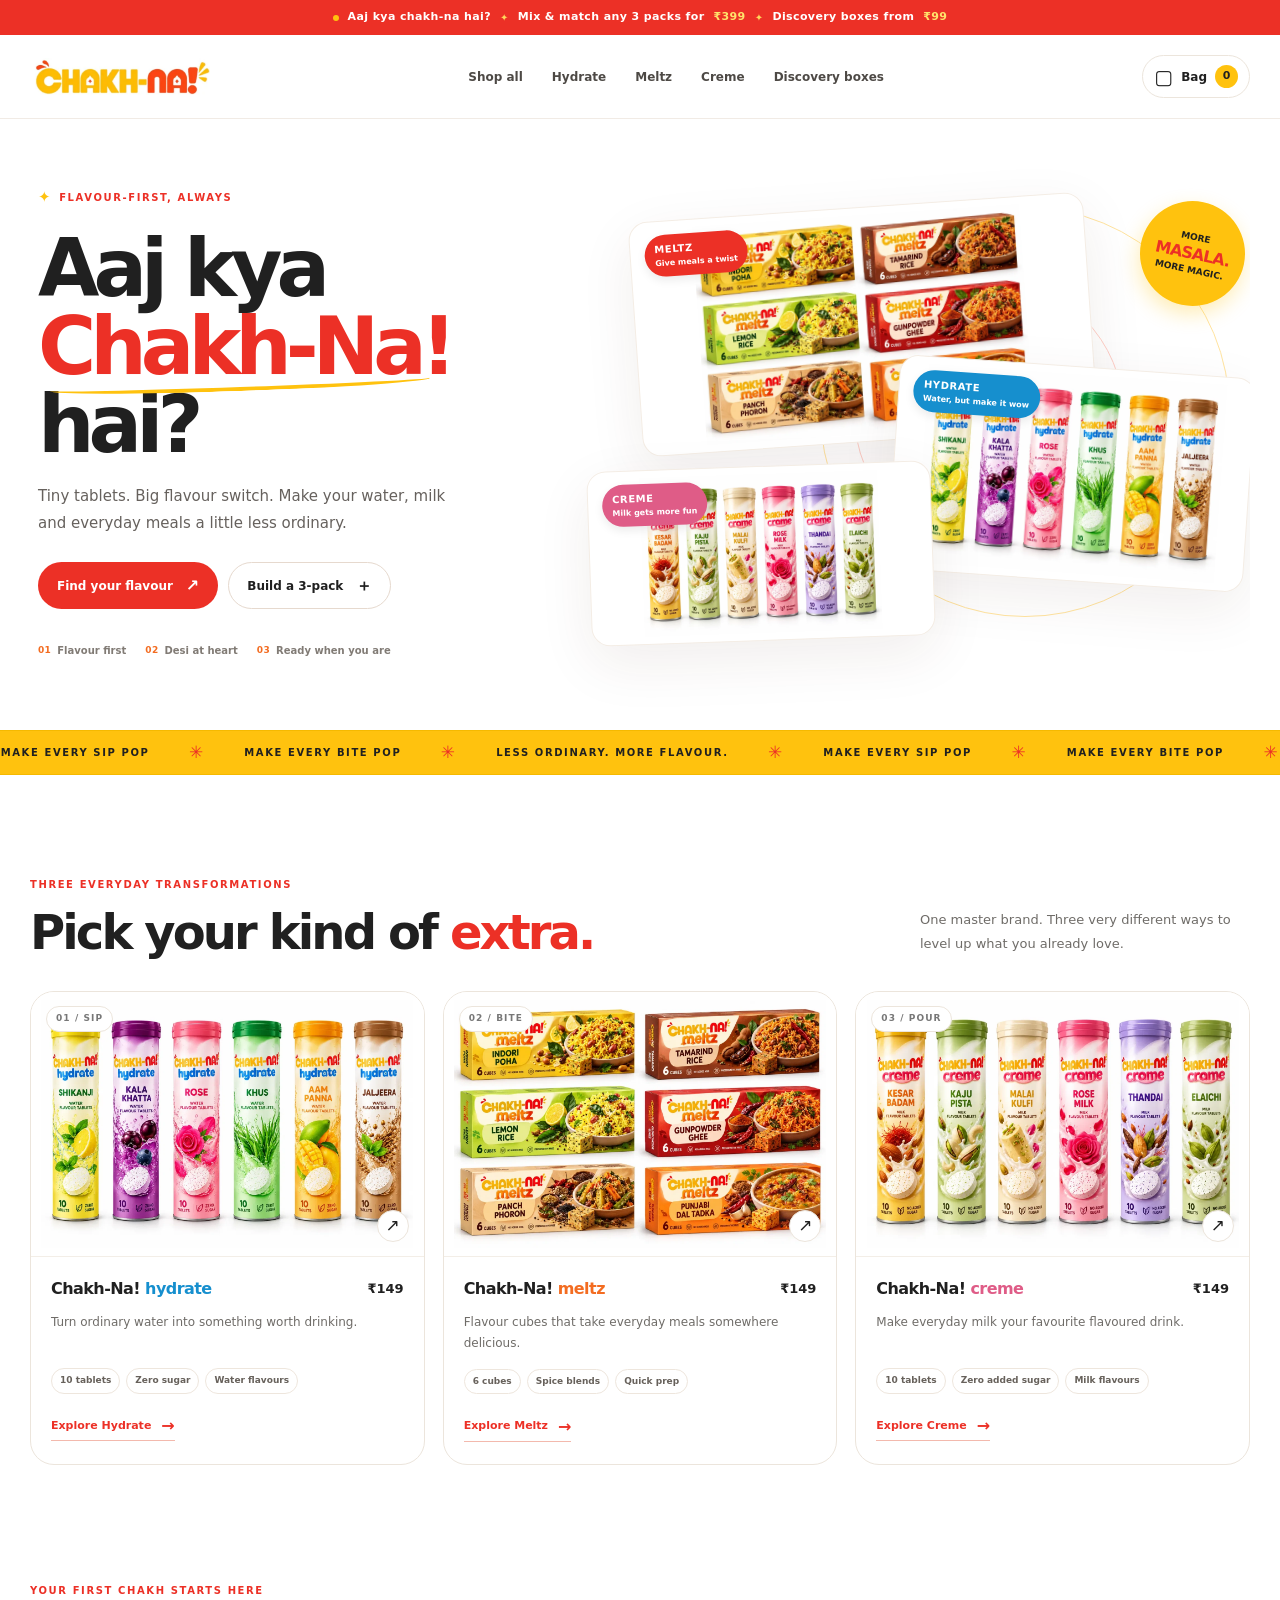
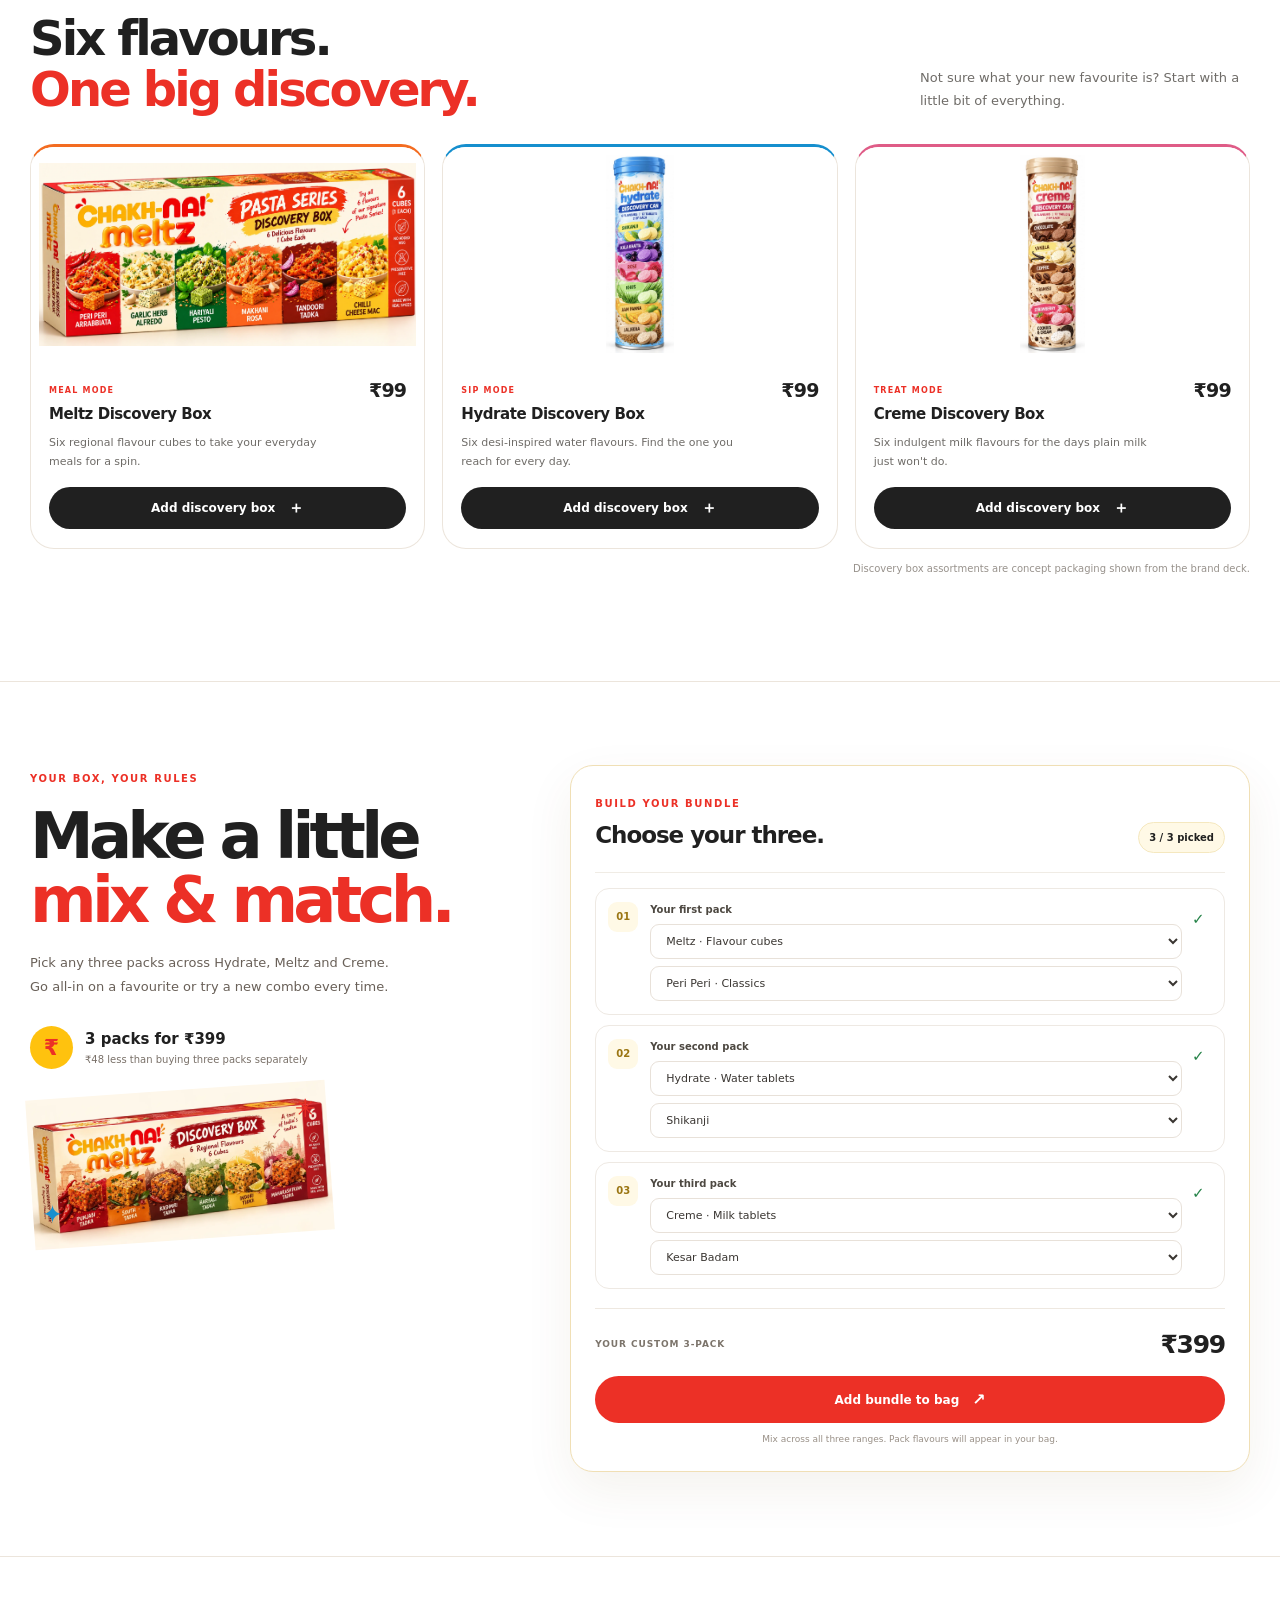
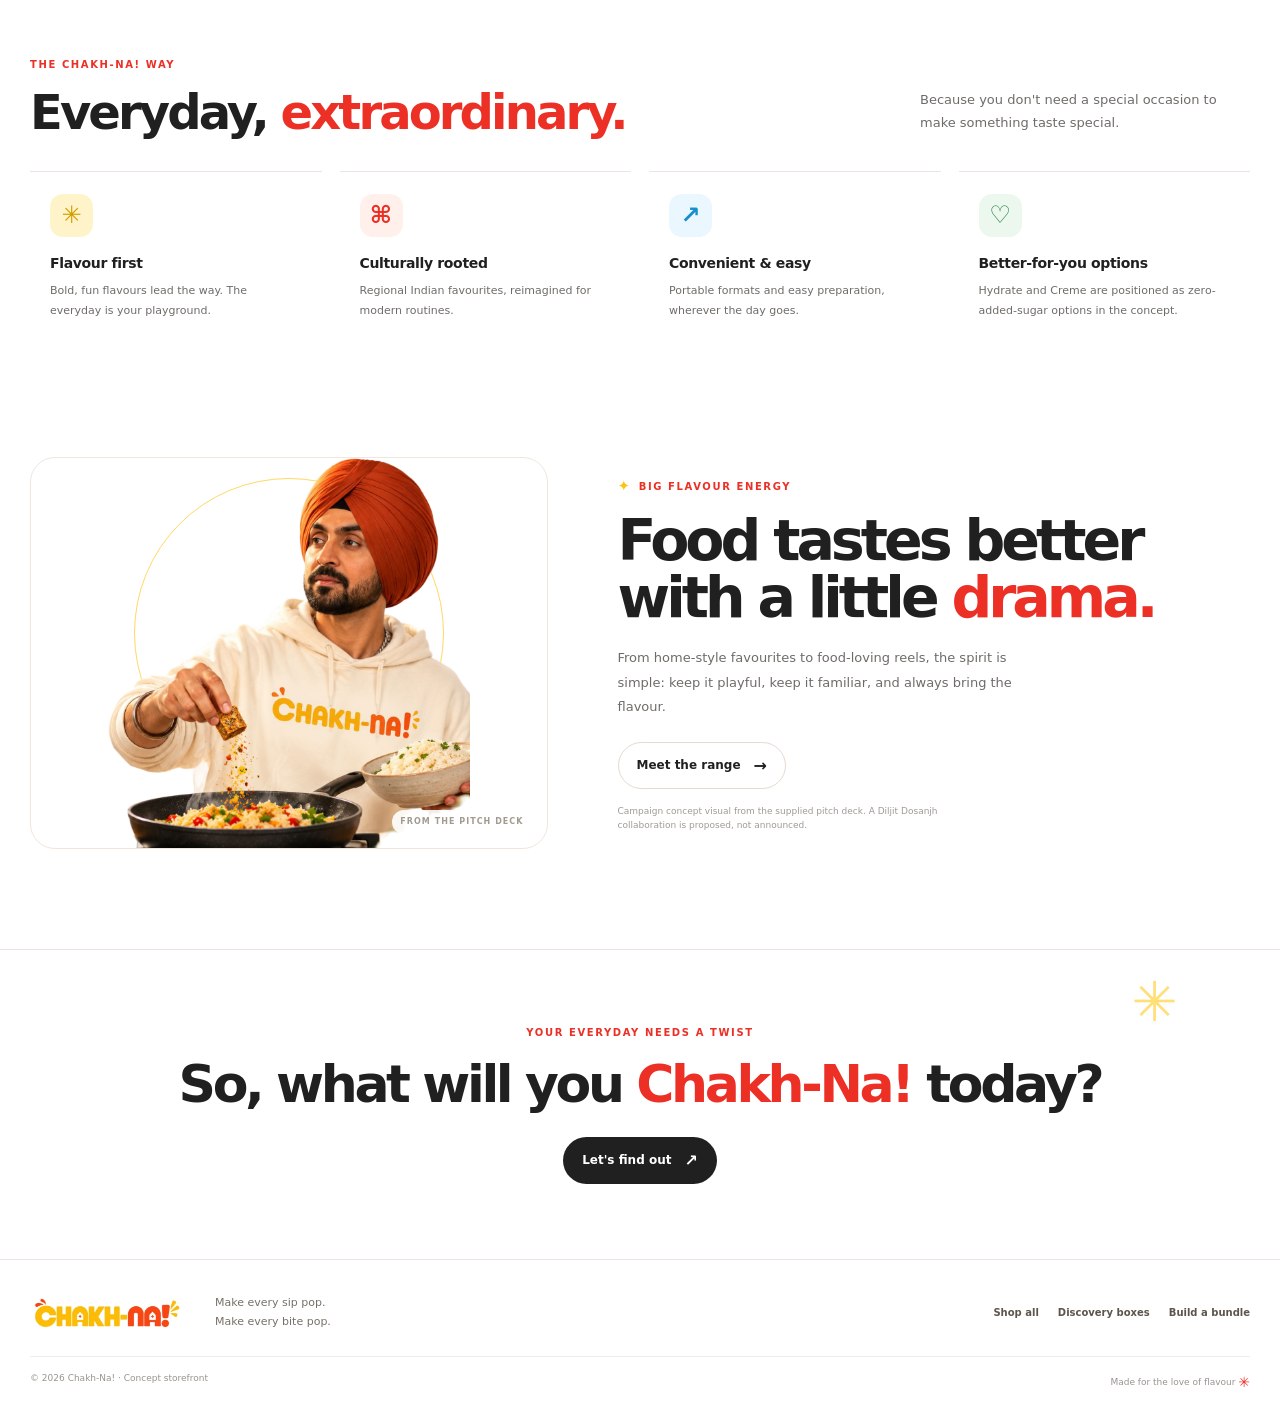
<file: index.html>
<!doctype html>
<html lang="en">
<head>
  <meta charset="utf-8">
  <meta name="viewport" content="width=device-width, initial-scale=1">
  <meta name="theme-color" content="#ffffff">
  <meta name="description" content="Meet Chakh-Na! Hydrate, Meltz and Creme. Flavour-first tablets and cubes for your everyday drinks and meals.">
  <title>Chakh-Na! | Aaj Kya Chakh-Na Hai?</title>
  <link rel="icon" href="assets/logo-master.webp">
  <link rel="stylesheet" href="css/styles.css">
</head>
<body data-page="home">
  <div class="announcement"><span class="announcement-dot"></span> Aaj kya chakh-na hai? <span class="announcement-sep">✦</span> Mix & match any 3 packs for <strong>₹399</strong> <span class="announcement-sep">✦</span> Discovery boxes from <strong>₹99</strong></div>
  <header class="site-header">
    <a class="brand" href="index.html" aria-label="Chakh-Na! home"><img src="assets/logo-master.webp" alt="Chakh-Na!"></a>
    <button class="mobile-menu-toggle" type="button" aria-label="Open menu" aria-expanded="false">☰</button>
    <nav class="main-nav" aria-label="Main navigation">
      <a href="#shop">Shop all</a><a href="product.html?line=hydrate">Hydrate</a><a href="product.html?line=meltz">Meltz</a><a href="product.html?line=creme">Creme</a><a href="#discovery">Discovery boxes</a>
    </nav>
    <button class="cart-trigger" type="button" data-open-cart aria-label="Open shopping bag"><span class="bag-icon">▢</span><span class="cart-trigger-text">Bag</span><span class="cart-count" data-cart-count>0</span></button>
  </header>
  <main>
    <section class="hero section-wrap">
      <div class="hero-copy">
        <span class="eyebrow"><span class="eyebrow-mark">✦</span> FLAVOUR-FIRST, ALWAYS</span>
        <h1>Aaj kya<br><span class="hero-title-highlight">Chakh-Na!</span> hai?</h1>
        <p class="hero-subtitle">Tiny tablets. Big flavour switch. Make your water, milk and everyday meals a little less ordinary.</p>
        <div class="hero-actions"><a class="btn btn-primary" href="#shop">Find your flavour <span>↗</span></a><a class="btn btn-secondary" href="#bundle">Build a 3-pack <span>＋</span></a></div>
        <div class="hero-proof"><span><b>01</b> Flavour first</span><span><b>02</b> Desi at heart</span><span><b>03</b> Ready when you are</span></div>
      </div>
      <div class="hero-visual" aria-label="Chakh-Na product range">
        <div class="hero-orbit orbit-one"></div><div class="hero-orbit orbit-two"></div>
        <div class="hero-pack pack-meltz"><img src="assets/meltz-lineup.webp" alt="Chakh-Na Meltz rectangular flavour cube boxes" loading="eager"><span class="pack-label label-meltz">MELTZ <small>Give meals a twist</small></span></div>
        <div class="hero-pack pack-hydrate"><img src="assets/hydrate-lineup.webp" alt="Chakh-Na Hydrate water flavour tablets" loading="eager"><span class="pack-label label-hydrate">HYDRATE <small>Water, but make it wow</small></span></div>
        <div class="hero-pack pack-creme"><img src="assets/creme-lineup.webp" alt="Chakh-Na Creme milk flavour tablets" loading="eager"><span class="pack-label label-creme">CREME <small>Milk gets more fun</small></span></div>
        <div class="hero-sticker"><span>MORE</span><strong>MASALA.</strong><span>MORE MAGIC.</span></div>
      </div>
    </section>

    <section class="ticker" aria-label="Brand promise"><div class="ticker-track"><span>MAKE EVERY SIP POP</span><i>✳</i><span>MAKE EVERY BITE POP</span><i>✳</i><span>LESS ORDINARY. MORE FLAVOUR.</span><i>✳</i><span>MAKE EVERY SIP POP</span><i>✳</i><span>MAKE EVERY BITE POP</span><i>✳</i></div></section>

    <section id="shop" class="section-wrap shop-section">
      <div class="section-heading"><div><span class="eyebrow">THREE EVERYDAY TRANSFORMATIONS</span><h2>Pick your kind of <span>extra.</span></h2></div><p>One master brand. Three very different ways to level up what you already love.</p></div>
      <div class="product-grid">
        <article class="product-card card-hydrate">
          <a class="product-art" href="product.html?line=hydrate" aria-label="Explore Chakh-Na Hydrate"><span class="art-index">01 / SIP</span><img src="assets/hydrate-lineup.webp" alt="Chakh-Na Hydrate range" loading="lazy"><span class="product-art-arrow">↗</span></a>
          <div class="product-card-copy"><div class="product-card-title"><h3>Chakh-Na! <em>hydrate</em></h3><span class="product-price">₹149</span></div><p>Turn ordinary water into something worth drinking.</p><div class="card-meta"><span>10 tablets</span><span>Zero sugar</span><span>Water flavours</span></div><a class="text-link" href="product.html?line=hydrate">Explore Hydrate <span>→</span></a></div>
        </article>
        <article class="product-card card-meltz">
          <a class="product-art" href="product.html?line=meltz" aria-label="Explore Chakh-Na Meltz"><span class="art-index">02 / BITE</span><img src="assets/meltz-lineup.webp" alt="Chakh-Na Meltz rectangular flavour cube boxes in six flavours" loading="lazy"><span class="product-art-arrow">↗</span></a>
          <div class="product-card-copy"><div class="product-card-title"><h3>Chakh-Na! <em>meltz</em></h3><span class="product-price">₹149</span></div><p>Flavour cubes that take everyday meals somewhere delicious.</p><div class="card-meta"><span>6 cubes</span><span>Spice blends</span><span>Quick prep</span></div><a class="text-link" href="product.html?line=meltz">Explore Meltz <span>→</span></a></div>
        </article>
        <article class="product-card card-creme">
          <a class="product-art" href="product.html?line=creme" aria-label="Explore Chakh-Na Creme"><span class="art-index">03 / POUR</span><img src="assets/creme-lineup.webp" alt="Chakh-Na Creme range" loading="lazy"><span class="product-art-arrow">↗</span></a>
          <div class="product-card-copy"><div class="product-card-title"><h3>Chakh-Na! <em>creme</em></h3><span class="product-price">₹149</span></div><p>Make everyday milk your favourite flavoured drink.</p><div class="card-meta"><span>10 tablets</span><span>Zero added sugar</span><span>Milk flavours</span></div><a class="text-link" href="product.html?line=creme">Explore Creme <span>→</span></a></div>
        </article>
      </div>
    </section>

    <section id="discovery" class="section-wrap discovery-section">
      <div class="discovery-head"><div><span class="eyebrow">YOUR FIRST CHAKH STARTS HERE</span><h2>Six flavours.<br><span>One big discovery.</span></h2></div><p>Not sure what your new favourite is? Start with a little bit of everything.</p></div>
      <div class="discovery-grid">
        <article class="discovery-card discovery-meltz"><a href="product.html?line=meltz&mode=discovery" class="discovery-image"><img src="assets/meltz-pasta-discovery.webp" alt="Chakh-Na Meltz Pasta Series discovery box with six flavours" loading="lazy"></a><div class="discovery-copy"><div><span class="mini-tag">MEAL MODE</span><h3>Meltz Discovery Box</h3></div><strong>₹99</strong><p>Six regional flavour cubes to take your everyday meals for a spin.</p><button class="btn btn-dark add-product" type="button" data-add-product="discovery-meltz">Add discovery box <span>＋</span></button></div></article>
        <article class="discovery-card discovery-hydrate"><a href="product.html?line=hydrate&mode=discovery" class="discovery-image"><img src="assets/hydrate-discovery.webp" alt="Chakh-Na Hydrate discovery can with six flavours and 12 tablets" loading="lazy"></a><div class="discovery-copy"><div><span class="mini-tag">SIP MODE</span><h3>Hydrate Discovery Box</h3></div><strong>₹99</strong><p>Six desi-inspired water flavours. Find the one you reach for every day.</p><button class="btn btn-dark add-product" type="button" data-add-product="discovery-hydrate">Add discovery box <span>＋</span></button></div></article>
        <article class="discovery-card discovery-creme"><a href="product.html?line=creme&mode=discovery" class="discovery-image"><img src="assets/creme-discovery.webp" alt="Chakh-Na Creme discovery can with six flavours and 12 tablets" loading="lazy"></a><div class="discovery-copy"><div><span class="mini-tag">TREAT MODE</span><h3>Creme Discovery Box</h3></div><strong>₹99</strong><p>Six indulgent milk flavours for the days plain milk just won't do.</p><button class="btn btn-dark add-product" type="button" data-add-product="discovery-creme">Add discovery box <span>＋</span></button></div></article>
      </div>
      <p class="section-footnote">Discovery box assortments are concept packaging shown from the brand deck.</p>
    </section>

    <section id="bundle" class="bundle-section">
      <div class="section-wrap bundle-layout">
        <div class="bundle-intro"><span class="eyebrow">YOUR BOX, YOUR RULES</span><h2>Make a little<br><span>mix & match.</span></h2><p>Pick any three packs across Hydrate, Meltz and Creme. Go all-in on a favourite or try a new combo every time.</p><div class="bundle-saving"><span class="saving-icon">₹</span><div><strong>3 packs for ₹399</strong><small>₹48 less than buying three packs separately</small></div></div><div class="bundle-mini-visual"><img src="assets/meltz-discovery.webp" alt="Mixed Chakh-Na flavour box" loading="lazy"><span class="mini-spark spark-a">✳</span><span class="mini-spark spark-b">✦</span></div></div>
        <div class="bundle-builder">
          <div class="builder-top"><div><span class="eyebrow">BUILD YOUR BUNDLE</span><h3>Choose your three.</h3></div><span class="builder-count" data-bundle-progress>0 / 3 picked</span></div>
          <div id="bundle-slots" class="bundle-slots">
            <div class="bundle-slot" data-slot="0"><div class="slot-number">01</div><div class="slot-fields"><label for="bundle-line-0">Your first pack</label><select id="bundle-line-0" class="bundle-line"><option value="hydrate">Hydrate · Water tablets</option><option value="meltz" selected>Meltz · Flavour cubes</option><option value="creme">Creme · Milk tablets</option></select><select class="bundle-flavour" aria-label="First pack flavour"></select></div><span class="slot-check">✓</span></div>
            <div class="bundle-slot" data-slot="1"><div class="slot-number">02</div><div class="slot-fields"><label for="bundle-line-1">Your second pack</label><select id="bundle-line-1" class="bundle-line"><option value="hydrate" selected>Hydrate · Water tablets</option><option value="meltz">Meltz · Flavour cubes</option><option value="creme">Creme · Milk tablets</option></select><select class="bundle-flavour" aria-label="Second pack flavour"></select></div><span class="slot-check">✓</span></div>
            <div class="bundle-slot" data-slot="2"><div class="slot-number">03</div><div class="slot-fields"><label for="bundle-line-2">Your third pack</label><select id="bundle-line-2" class="bundle-line"><option value="hydrate">Hydrate · Water tablets</option><option value="meltz">Meltz · Flavour cubes</option><option value="creme" selected>Creme · Milk tablets</option></select><select class="bundle-flavour" aria-label="Third pack flavour"></select></div><span class="slot-check">✓</span></div>
          </div>
          <div class="bundle-summary"><div><span>YOUR CUSTOM 3-PACK</span><strong>₹399</strong></div><button class="btn btn-primary btn-wide" type="button" id="add-bundle">Add bundle to bag <span>↗</span></button><small>Mix across all three ranges. Pack flavours will appear in your bag.</small></div>
        </div>
      </div>
    </section>

    <section class="brand-pillars section-wrap">
      <div class="section-heading"><div><span class="eyebrow">THE CHAKH-NA! WAY</span><h2>Everyday, <span>extraordinary.</span></h2></div><p>Because you don't need a special occasion to make something taste special.</p></div>
      <div class="pillar-grid"><article><span class="pillar-symbol symbol-yellow">✳</span><h3>Flavour first</h3><p>Bold, fun flavours lead the way. The everyday is your playground.</p></article><article><span class="pillar-symbol symbol-red">⌘</span><h3>Culturally rooted</h3><p>Regional Indian favourites, reimagined for modern routines.</p></article><article><span class="pillar-symbol symbol-blue">↗</span><h3>Convenient & easy</h3><p>Portable formats and easy preparation, wherever the day goes.</p></article><article><span class="pillar-symbol symbol-green">♡</span><h3>Better-for-you options</h3><p>Hydrate and Creme are positioned as zero-added-sugar options in the concept.</p></article></div>
    </section>

    <section class="campaign-section section-wrap">
      <div class="campaign-art"><div class="campaign-ring"></div><img src="assets/diljit-campaign.png" alt="Diljit Dosanjh in a Chakh-Na! campaign concept visual" loading="lazy"><span class="campaign-caption">FROM THE PITCH DECK</span></div>
      <div class="campaign-copy"><span class="eyebrow"><span class="eyebrow-mark">✦</span> BIG FLAVOUR ENERGY</span><h2>Food tastes better<br>with a little <span>drama.</span></h2><p>From home-style favourites to food-loving reels, the spirit is simple: keep it playful, keep it familiar, and always bring the flavour.</p><a class="btn btn-secondary" href="#shop">Meet the range <span>→</span></a><small class="campaign-disclaimer">Campaign concept visual from the supplied pitch deck. A Diljit Dosanjh collaboration is proposed, not announced.</small></div>
    </section>

    <section class="closing-cta"><div class="closing-sun">✳</div><span class="eyebrow">YOUR EVERYDAY NEEDS A TWIST</span><h2>So, what will you <span>Chakh-Na!</span> today?</h2><a href="#shop" class="btn btn-dark">Let's find out <span>↗</span></a></section>
  </main>
  <footer class="site-footer"><div class="footer-top"><a href="index.html" class="footer-logo"><img src="assets/logo-master.webp" alt="Chakh-Na!"></a><p>Make every sip pop.<br>Make every bite pop.</p><div class="footer-links"><a href="#shop">Shop all</a><a href="#discovery">Discovery boxes</a><a href="#bundle">Build a bundle</a></div></div><div class="footer-bottom"><span>© 2026 Chakh-Na! · Concept storefront</span><span>Made for the love of flavour <b>✳</b></span></div></footer>

  <div class="drawer-backdrop" data-cart-backdrop hidden></div>
  <aside class="cart-drawer" data-cart-drawer aria-label="Shopping bag" aria-hidden="true"><div class="drawer-head"><div><span class="eyebrow">YOUR CHAKH-NA! BAG</span><h2>Good taste.</h2></div><button type="button" class="icon-button" data-close-cart aria-label="Close bag">×</button></div><div class="cart-items" data-cart-items></div><div class="cart-empty" data-cart-empty><span class="empty-emoji">🛍</span><h3>Your bag is feeling empty.</h3><p>Let's put some flavour in it.</p><button class="btn btn-primary" type="button" data-close-cart>Explore flavours <span>↗</span></button></div><div class="cart-footer" data-cart-footer hidden><div class="cart-subtotal"><span>Subtotal</span><strong data-cart-subtotal>₹0</strong></div><p class="cart-note">Shipping and any applicable charges are calculated separately.</p><button class="btn btn-primary btn-wide" type="button" data-checkout>Continue to checkout <span>↗</span></button></div></aside>

  <div class="modal-backdrop" data-checkout-backdrop hidden></div>
  <section class="checkout-modal" data-checkout-modal role="dialog" aria-modal="true" aria-labelledby="checkout-title" hidden><button class="icon-button modal-close" type="button" data-close-checkout aria-label="Close checkout">×</button><span class="eyebrow">CHECKOUT PREVIEW</span><h2 id="checkout-title">Let's get this flavour to you.</h2><p>This demo storefront prepares your order details locally. It is not connected to payments or fulfilment yet.</p><form id="checkout-form"><label for="checkout-name">Full name</label><input id="checkout-name" name="name" required autocomplete="name" placeholder="Your name"><label for="checkout-phone">Phone number</label><input id="checkout-phone" name="phone" required inputmode="tel" pattern="[0-9+() -]{8,18}" autocomplete="tel" placeholder="10-digit mobile number"><label for="checkout-address">Delivery address</label><textarea id="checkout-address" name="address" required rows="3" autocomplete="street-address" placeholder="House / street / area"></textarea><label for="checkout-pincode">PIN code</label><input id="checkout-pincode" name="pincode" required inputmode="numeric" pattern="[0-9]{6}" autocomplete="postal-code" placeholder="6-digit PIN code"><div class="checkout-total"><span>Order subtotal</span><strong data-checkout-total>₹0</strong></div><button class="btn btn-primary btn-wide" type="submit">Prepare my order <span>↗</span></button></form><div class="checkout-result" data-checkout-result hidden></div></section>
  <div class="toast" data-toast role="status" aria-live="polite"></div>
  <script src="js/catalog.js"></script><script src="js/app.js"></script>
</body>
</html>
</file>
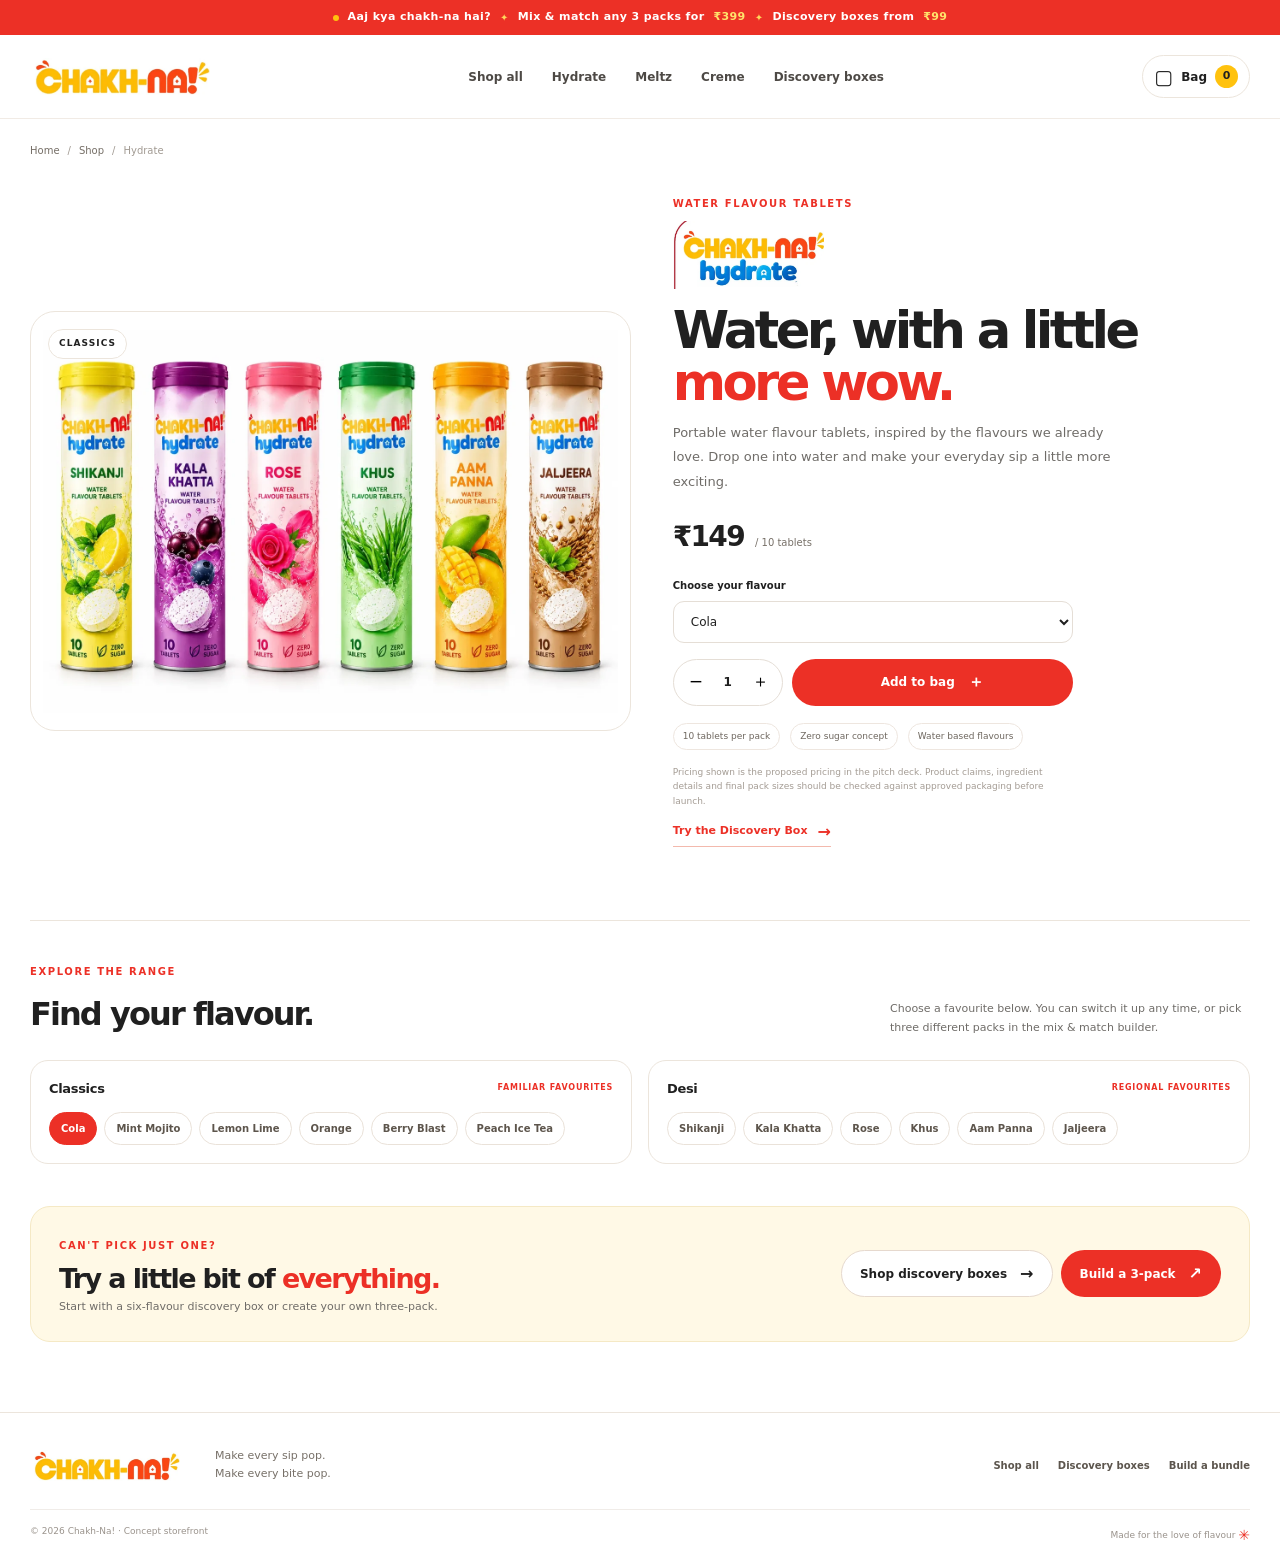
<file: product.html>
<!doctype html>
<html lang="en">
<head>
  <meta charset="utf-8"><meta name="viewport" content="width=device-width, initial-scale=1"><meta name="theme-color" content="#ffffff">
  <meta name="description" content="Explore Chakh-Na! flavours and find your everyday favourite.">
  <title>Shop Chakh-Na! | Flavour pages</title><link rel="icon" href="assets/logo-master.webp"><link rel="stylesheet" href="css/styles.css">
</head>
<body data-page="product">
  <div class="announcement"><span class="announcement-dot"></span> Aaj kya chakh-na hai? <span class="announcement-sep">✦</span> Mix & match any 3 packs for <strong>₹399</strong> <span class="announcement-sep">✦</span> Discovery boxes from <strong>₹99</strong></div>
  <header class="site-header"><a class="brand" href="index.html" aria-label="Chakh-Na! home"><img src="assets/logo-master.webp" alt="Chakh-Na!"></a><button class="mobile-menu-toggle" type="button" aria-label="Open menu" aria-expanded="false">☰</button><nav class="main-nav" aria-label="Main navigation"><a href="index.html#shop">Shop all</a><a href="product.html?line=hydrate">Hydrate</a><a href="product.html?line=meltz">Meltz</a><a href="product.html?line=creme">Creme</a><a href="index.html#discovery">Discovery boxes</a></nav><button class="cart-trigger" type="button" data-open-cart aria-label="Open shopping bag"><span class="bag-icon">▢</span><span class="cart-trigger-text">Bag</span><span class="cart-count" data-cart-count>0</span></button></header>
  <main id="product-main" class="product-page section-wrap">
    <div class="breadcrumbs"><a href="index.html">Home</a><span> / </span><a href="index.html#shop">Shop</a><span> / </span><span data-breadcrumb-current>Flavours</span></div>
    <section class="product-detail" data-product-detail></section>
    <section class="product-flavours" data-product-flavours></section>
    <section class="pdp-crosssell"><div><span class="eyebrow">CAN'T PICK JUST ONE?</span><h2>Try a little bit of <span>everything.</span></h2><p>Start with a six-flavour discovery box or create your own three-pack.</p></div><div class="crosssell-actions"><a href="index.html#discovery" class="btn btn-secondary">Shop discovery boxes <span>→</span></a><a href="index.html#bundle" class="btn btn-primary">Build a 3-pack <span>↗</span></a></div></section>
  </main>
  <footer class="site-footer"><div class="footer-top"><a href="index.html" class="footer-logo"><img src="assets/logo-master.webp" alt="Chakh-Na!"></a><p>Make every sip pop.<br>Make every bite pop.</p><div class="footer-links"><a href="index.html#shop">Shop all</a><a href="index.html#discovery">Discovery boxes</a><a href="index.html#bundle">Build a bundle</a></div></div><div class="footer-bottom"><span>© 2026 Chakh-Na! · Concept storefront</span><span>Made for the love of flavour <b>✳</b></span></div></footer>
  <div class="drawer-backdrop" data-cart-backdrop hidden></div><aside class="cart-drawer" data-cart-drawer aria-label="Shopping bag" aria-hidden="true"><div class="drawer-head"><div><span class="eyebrow">YOUR CHAKH-NA! BAG</span><h2>Good taste.</h2></div><button type="button" class="icon-button" data-close-cart aria-label="Close bag">×</button></div><div class="cart-items" data-cart-items></div><div class="cart-empty" data-cart-empty><span class="empty-emoji">🛍</span><h3>Your bag is feeling empty.</h3><p>Let's put some flavour in it.</p><a href="index.html#shop" class="btn btn-primary">Explore flavours <span>↗</span></a></div><div class="cart-footer" data-cart-footer hidden><div class="cart-subtotal"><span>Subtotal</span><strong data-cart-subtotal>₹0</strong></div><p class="cart-note">Shipping and any applicable charges are calculated separately.</p><button class="btn btn-primary btn-wide" type="button" data-checkout>Continue to checkout <span>↗</span></button></div></aside>
  <div class="modal-backdrop" data-checkout-backdrop hidden></div><section class="checkout-modal" data-checkout-modal role="dialog" aria-modal="true" aria-labelledby="checkout-title" hidden><button class="icon-button modal-close" type="button" data-close-checkout aria-label="Close checkout">×</button><span class="eyebrow">CHECKOUT PREVIEW</span><h2 id="checkout-title">Let's get this flavour to you.</h2><p>This demo storefront prepares your order details locally. It is not connected to payments or fulfilment yet.</p><form id="checkout-form"><label for="checkout-name">Full name</label><input id="checkout-name" name="name" required autocomplete="name" placeholder="Your name"><label for="checkout-phone">Phone number</label><input id="checkout-phone" name="phone" required inputmode="tel" pattern="[0-9+() -]{8,18}" autocomplete="tel" placeholder="10-digit mobile number"><label for="checkout-address">Delivery address</label><textarea id="checkout-address" name="address" required rows="3" autocomplete="street-address" placeholder="House / street / area"></textarea><label for="checkout-pincode">PIN code</label><input id="checkout-pincode" name="pincode" required inputmode="numeric" pattern="[0-9]{6}" autocomplete="postal-code" placeholder="6-digit PIN code"><div class="checkout-total"><span>Order subtotal</span><strong data-checkout-total>₹0</strong></div><button class="btn btn-primary btn-wide" type="submit">Prepare my order <span>↗</span></button></form><div class="checkout-result" data-checkout-result hidden></div></section>
  <div class="toast" data-toast role="status" aria-live="polite"></div><script src="js/catalog.js"></script><script src="js/app.js"></script><script src="js/product.js"></script>
</body></html>
</file>
<file: css/styles.css>
:root{--red:#ec3026;--red-dark:#b71f26;--orange:#f36c21;--yellow:#ffc20e;--blue:#168fce;--green:#268349;--ink:#202020;--muted:#6f6c68;--cream:#fff9ed;--line:#ece5dc;--soft-red:#fff3f1;--soft-yellow:#fff9e6;--soft-blue:#eef8fd;--soft-green:#f1f9f1;--shadow:0 18px 55px rgba(81,42,22,.08);--radius:24px;--max-width:1220px}
*{box-sizing:border-box}html{scroll-behavior:smooth;scroll-padding-top:104px}body{margin:0;background:#fff;color:var(--ink);font-family:Inter,ui-sans-serif,system-ui,-apple-system,BlinkMacSystemFont,"Segoe UI",sans-serif;line-height:1.5;-webkit-font-smoothing:antialiased}img{display:block;max-width:100%}a{color:inherit;text-decoration:none}button,input,select,textarea{font:inherit}button,a,select{-webkit-tap-highlight-color:transparent}button{cursor:pointer}button:focus-visible,a:focus-visible,input:focus-visible,select:focus-visible,textarea:focus-visible{outline:3px solid rgba(22,143,206,.35);outline-offset:3px}::selection{background:var(--yellow);color:var(--ink)}
.announcement{height:35px;padding:0 20px;display:flex;align-items:center;justify-content:center;gap:9px;background:var(--red);color:#fff;font-size:11px;font-weight:550;letter-spacing:.035em;text-align:center}.announcement strong{font-weight:850;color:#ffe36b}.announcement-dot{width:6px;height:6px;border-radius:50%;background:var(--yellow);display:inline-block}.announcement-sep{font-size:10px;color:#ffd65b}
.site-header{height:84px;padding:0 max(24px,calc((100vw - var(--max-width))/2));display:flex;align-items:center;justify-content:space-between;gap:24px;background:#fff;position:sticky;top:0;z-index:40;border-bottom:1px solid rgba(236,229,220,.75)}.brand{width:180px;flex:0 0 180px}.brand img{width:100%;height:auto}.main-nav{display:flex;gap:29px;align-items:center;justify-content:center;font-size:12px;font-weight:700;color:#4d4945}.main-nav a{position:relative;padding:10px 0;transition:color .2s}.main-nav a:hover{color:var(--red)}.main-nav a:after{content:"";position:absolute;left:0;bottom:3px;height:2px;width:0;background:var(--yellow);transition:width .2s}.main-nav a:hover:after{width:100%}.cart-trigger{display:flex;align-items:center;gap:8px;border:1px solid var(--line);border-radius:999px;padding:9px 11px;background:#fff;font-size:12px;font-weight:750;color:var(--ink);transition:all .2s;white-space:nowrap}.cart-trigger:hover{border-color:var(--red);transform:translateY(-1px)}.bag-icon{font-size:20px;line-height:12px}.cart-count{height:23px;min-width:23px;padding:0 6px;display:grid;place-items:center;border-radius:50%;background:var(--yellow);font-size:11px;font-weight:850}.mobile-menu-toggle{display:none;border:1px solid var(--line);background:#fff;border-radius:10px;width:42px;height:42px;font-size:19px}
.section-wrap{width:min(var(--max-width),calc(100% - 48px));margin-inline:auto}.eyebrow{display:inline-flex;align-items:center;gap:7px;font-size:10px;letter-spacing:.16em;font-weight:850;color:var(--red);text-transform:uppercase}.eyebrow-mark{color:var(--yellow);font-size:15px}.hero{min-height:560px;display:grid;grid-template-columns:.9fr 1.1fr;gap:18px;align-items:center;padding-top:52px;padding-bottom:58px;overflow:hidden}.hero-copy{position:relative;z-index:2;padding:14px 0 14px 8px}.hero h1{font-size:clamp(52px,6.2vw,83px);line-height:.98;letter-spacing:-.075em;font-weight:900;margin:21px 0 20px;max-width:560px}.hero-title-highlight{display:inline-block;color:var(--red);position:relative;white-space:nowrap}.hero-title-highlight:after{content:"";display:block;height:9px;width:92%;position:absolute;left:3%;bottom:-5px;border-radius:50%;border-bottom:4px solid var(--yellow);transform:rotate(-2deg)}.hero-subtitle{font-size:15px;color:#66615d;max-width:410px;line-height:1.8;margin:0 0 25px}.hero-actions{display:flex;gap:10px;flex-wrap:wrap}.btn{display:inline-flex;justify-content:center;align-items:center;gap:13px;min-height:47px;padding:0 18px;border:1px solid transparent;border-radius:999px;font-size:12px;line-height:1.2;font-weight:800;transition:transform .2s,box-shadow .2s,background .2s,border-color .2s}.btn span{font-size:16px;line-height:1}.btn:hover{transform:translateY(-2px);box-shadow:0 9px 20px rgba(30,20,10,.10)}.btn-primary{background:var(--red);color:#fff}.btn-primary:hover{background:#d92220}.btn-secondary{background:#fff;border-color:#e6d9ce;color:var(--ink)}.btn-secondary:hover{border-color:var(--yellow);background:#fffdf7}.btn-dark{background:var(--ink);color:#fff}.btn-dark:hover{background:var(--red)}.btn-wide{width:100%}.hero-proof{display:flex;gap:19px;flex-wrap:wrap;margin-top:34px;color:#817b75;font-size:10px;font-weight:650}.hero-proof span{display:flex;align-items:center;gap:6px}.hero-proof b{font-size:9px;color:var(--orange);letter-spacing:.04em}.hero-visual{height:460px;position:relative;isolation:isolate}.hero-pack{position:absolute;background:#fff;border:1px solid #f4ede5;border-radius:19px;box-shadow:var(--shadow);padding:7px;overflow:hidden}.hero-pack img{width:100%;height:100%;object-fit:contain}.pack-meltz{width:69%;height:235px;top:15px;left:7%;transform:rotate(-4deg);z-index:2}.pack-hydrate{width:54%;height:215px;right:0;top:174px;transform:rotate(4deg);z-index:3}.pack-creme{width:52%;height:175px;left:0;bottom:11px;transform:rotate(-2deg);z-index:4}.pack-label{position:absolute;left:14px;top:13px;padding:7px 10px;border-radius:999px;font-size:10px;font-weight:900;letter-spacing:.06em;color:#fff;box-shadow:0 4px 10px rgba(0,0,0,.08)}.pack-label small{display:block;font-size:8px;font-weight:550;letter-spacing:0;margin-top:1px}.label-meltz{background:var(--red)}.label-hydrate{background:var(--blue)}.label-creme{background:#df5c87}.hero-orbit{position:absolute;border:1px solid #ffe4a0;border-radius:50%;z-index:-1}.orbit-one{height:410px;width:410px;right:3%;top:15px}.orbit-two{height:270px;width:270px;right:19%;top:87px;border-color:#ffd0c8}.hero-sticker{width:105px;height:105px;border-radius:50%;position:absolute;right:5px;top:9px;background:var(--yellow);display:flex;flex-direction:column;align-items:center;justify-content:center;transform:rotate(12deg);font-size:9px;font-weight:900;line-height:1.35;box-shadow:0 8px 20px rgba(255,194,14,.3);z-index:5}.hero-sticker strong{font-size:16px;color:var(--red);letter-spacing:-.05em}.ticker{height:45px;overflow:hidden;background:var(--yellow);display:flex;align-items:center;border-top:1px solid #f5b900;border-bottom:1px solid #f5b900}.ticker-track{display:flex;align-items:center;justify-content:space-around;gap:38px;min-width:100%;white-space:nowrap;font-weight:900;font-size:10px;letter-spacing:.16em}.ticker-track i{color:var(--red);font-style:normal;font-size:17px}
.shop-section{padding-top:96px;padding-bottom:98px}.section-heading,.discovery-head{display:flex;justify-content:space-between;align-items:end;gap:30px;margin-bottom:32px}.section-heading h2,.discovery-head h2{font-size:clamp(31px,4.1vw,48px);letter-spacing:-.06em;line-height:1.08;margin:12px 0 0;font-weight:900}.section-heading h2 span,.discovery-head h2 span,.bundle-intro h2 span,.campaign-copy h2 span,.closing-cta h2 span,.pdp-crosssell h2 span{color:var(--red)}.section-heading>p,.discovery-head>p{max-width:330px;color:var(--muted);font-size:13px;line-height:1.8;margin:0 0 4px}.product-grid{display:grid;grid-template-columns:repeat(3,1fr);gap:18px}.product-card{border:1px solid var(--line);border-radius:var(--radius);overflow:hidden;background:#fff;transition:transform .25s,box-shadow .25s}.product-card:hover{transform:translateY(-4px);box-shadow:var(--shadow)}.product-art{height:265px;display:block;position:relative;overflow:hidden;background:#fff;border-bottom:1px solid #f3eee7}.product-art img{width:100%;height:100%;object-fit:contain;padding:8px;transition:transform .35s}.product-card:hover .product-art img{transform:scale(1.03)}.art-index{position:absolute;z-index:1;top:14px;left:15px;border-radius:999px;background:#fff;border:1px solid var(--line);padding:5px 9px;font-size:9px;font-weight:850;letter-spacing:.12em;color:#777}.product-art-arrow{position:absolute;right:15px;bottom:14px;width:32px;height:32px;border:1px solid var(--line);border-radius:50%;display:grid;place-items:center;background:#fff;font-size:17px}.card-hydrate .product-art,.card-meltz .product-art,.card-creme .product-art{background:#fff}.product-card-copy{padding:20px 20px 22px}.product-card-title{display:flex;justify-content:space-between;align-items:center;gap:10px}.product-card-title h3{font-size:16px;letter-spacing:-.035em;margin:0;font-weight:850}.product-card-title em{font-style:normal}.card-hydrate h3 em{color:var(--blue)}.card-meltz h3 em{color:var(--orange)}.card-creme h3 em{color:#df5c87}.product-price{font-size:13px;font-weight:900}.product-card-copy>p{font-size:12px;color:var(--muted);line-height:1.7;min-height:40px;margin:11px 0 16px}.card-meta{display:flex;gap:6px;flex-wrap:wrap;margin-bottom:18px}.card-meta span{border:1px solid #eee6dd;border-radius:999px;padding:5px 8px;color:#67615b;font-size:9px;font-weight:700}.text-link{display:inline-flex;align-items:center;gap:10px;font-size:11px;font-weight:900;color:var(--red);padding-bottom:2px;border-bottom:1px solid #f3b9ad}.text-link span{font-size:16px;transition:transform .2s}.text-link:hover span{transform:translateX(4px)}
.discovery-section{padding-top:14px;padding-bottom:105px}.discovery-head{margin-bottom:28px}.discovery-grid{display:grid;grid-template-columns:repeat(3,1fr);gap:17px}.discovery-card{border:1px solid var(--line);border-radius:var(--radius);overflow:hidden;display:flex;flex-direction:column;background:#fff}.discovery-image{height:214px;display:flex;align-items:center;justify-content:center;padding:8px;background:#fff}.discovery-image img{width:100%;height:100%;object-fit:contain;transition:transform .25s}.discovery-card:hover .discovery-image img{transform:scale(1.025)}.discovery-copy{padding:15px 18px 19px;position:relative;display:grid;grid-template-columns:1fr auto;column-gap:10px;align-items:start;flex:1}.mini-tag{font-size:8px;letter-spacing:.15em;font-weight:900;color:var(--red)}.discovery-copy h3{font-size:15px;letter-spacing:-.03em;line-height:1.25;margin:5px 0 0;font-weight:850}.discovery-copy>strong{font-size:19px;font-weight:900;letter-spacing:-.04em}.discovery-copy>p{grid-column:1/-1;max-width:280px;font-size:11px;color:var(--muted);line-height:1.7;margin:10px 0 16px}.discovery-copy .btn{grid-column:1/-1;min-height:42px}.discovery-meltz{border-top:3px solid var(--orange)}.discovery-hydrate{border-top:3px solid var(--blue)}.discovery-creme{border-top:3px solid #df5c87}.section-footnote{font-size:10px;color:#98928c;text-align:right;margin:12px 0 0}
.bundle-section{background:#fff;border-top:1px solid var(--line);border-bottom:1px solid var(--line);overflow:hidden}.bundle-layout{display:grid;grid-template-columns:.83fr 1.17fr;gap:58px;padding-top:83px;padding-bottom:84px}.bundle-intro{position:relative;min-width:0}.bundle-intro h2{font-size:clamp(42px,5vw,64px);letter-spacing:-.075em;line-height:.99;margin:16px 0 19px;font-weight:900}.bundle-intro>p{color:#696058;font-size:13px;max-width:360px;line-height:1.8}.bundle-saving{display:flex;align-items:center;gap:12px;margin-top:28px}.saving-icon{display:grid;place-items:center;width:43px;height:43px;background:var(--yellow);border-radius:50%;font-weight:900;color:var(--red);font-size:22px}.bundle-saving strong{display:block;font-size:15px;font-weight:900}.bundle-saving small{display:block;font-size:10px;color:#797068;margin-top:2px}.bundle-mini-visual{width:300px;height:150px;position:relative;margin-top:21px;max-width:90%}.bundle-mini-visual img{height:100%;width:100%;object-fit:contain;transform:rotate(-4deg)}.mini-spark{position:absolute;color:var(--red);font-size:25px}.spark-a{top:0;right:14px}.spark-b{bottom:6px;left:12px;color:var(--blue)}.bundle-builder{background:#fff;border:1px solid #f0dfb5;border-radius:23px;padding:24px;box-shadow:0 18px 50px rgba(104,76,16,.07)}.builder-top{display:flex;justify-content:space-between;align-items:end;gap:15px;padding-bottom:19px;border-bottom:1px solid #f0ece5}.builder-top h3{font-size:23px;letter-spacing:-.045em;margin:4px 0 0;font-weight:900}.builder-count{font-size:10px;font-weight:850;background:var(--soft-yellow);border:1px solid #f5e8bf;border-radius:999px;padding:7px 10px;white-space:nowrap}.bundle-slots{display:grid;gap:10px;padding:15px 0 19px}.bundle-slot{display:grid;grid-template-columns:32px 1fr 20px;align-items:start;gap:10px;border:1px solid #eee9e3;border-radius:14px;padding:13px 12px;transition:border .2s,background .2s}.bundle-slot:hover{border-color:#f2cb62;background:#fffdf6}.slot-number{width:30px;height:30px;background:var(--soft-yellow);border-radius:9px;display:grid;place-items:center;color:#9b7613;font-size:10px;font-weight:900}.slot-fields{min-width:0;display:grid;gap:7px}.slot-fields label{font-size:10px;font-weight:850;color:#4d4841}.slot-fields select{width:100%;min-width:0;padding:9px 11px;border-radius:9px;border:1px solid #e8e1d9;background:#fff;font-size:11px;color:#3a3632}.slot-check{color:var(--green);font-size:15px;font-weight:900;opacity:0;padding-top:6px}.bundle-slot.valid .slot-check{opacity:1}.bundle-summary{border-top:1px solid #eee8e0;padding-top:17px}.bundle-summary>div{display:flex;justify-content:space-between;align-items:center;margin-bottom:13px}.bundle-summary>div span{font-size:9px;letter-spacing:.1em;color:#7c746b;font-weight:900}.bundle-summary>div strong{font-size:25px;letter-spacing:-.05em}.bundle-summary small{display:block;text-align:center;color:#999087;font-size:9px;margin-top:10px}
.brand-pillars{padding-top:94px;padding-bottom:95px}.pillar-grid{display:grid;grid-template-columns:repeat(4,1fr);gap:18px}.pillar-grid article{padding:22px 20px 20px;border-top:1px solid var(--line);position:relative}.pillar-symbol{width:43px;height:43px;border-radius:13px;display:grid;place-items:center;font-size:24px;font-weight:900;margin-bottom:16px}.symbol-yellow{background:#fff4c9;color:#d59e00}.symbol-red{background:#fff0ec;color:var(--red)}.symbol-blue{background:#eaf7ff;color:var(--blue)}.symbol-green{background:#ecf8ed;color:var(--green)}.pillar-grid h3{font-size:14px;letter-spacing:-.025em;margin:0 0 7px;font-weight:900}.pillar-grid p{font-size:11px;line-height:1.8;color:var(--muted);margin:0}
.campaign-section{display:grid;grid-template-columns:.9fr 1.1fr;gap:70px;align-items:center;padding-top:22px;padding-bottom:100px}.campaign-art{position:relative;min-height:365px;display:flex;align-items:end;justify-content:center;border:1px solid #f1e6dc;border-radius:25px;background:#fff;overflow:hidden}.campaign-art img{position:relative;z-index:2;max-height:390px;width:91%;object-fit:contain;object-position:bottom center}.campaign-ring{position:absolute;width:310px;height:310px;border-radius:50%;border:1px solid #ffd866;top:20px;left:calc(50% - 155px)}.campaign-caption{position:absolute;bottom:14px;right:15px;font-size:8px;letter-spacing:.13em;font-weight:900;color:#a39a90;background:rgba(255,255,255,.9);padding:6px 8px;border-radius:999px;z-index:3}.campaign-copy h2{font-size:clamp(36px,4.5vw,57px);letter-spacing:-.07em;line-height:1.01;margin:14px 0 19px;font-weight:900}.campaign-copy>p{max-width:440px;font-size:13px;line-height:1.9;color:var(--muted);margin:0 0 22px}.campaign-disclaimer{display:block;margin-top:15px;font-size:9px;line-height:1.6;color:#a09a93;max-width:360px}
.closing-cta{background:#fff;padding:69px 24px 75px;text-align:center;border-top:1px solid var(--line);position:relative;overflow:hidden}.closing-cta .eyebrow{justify-content:center}.closing-cta h2{font-size:clamp(30px,4.5vw,52px);line-height:1.09;letter-spacing:-.065em;font-weight:900;margin:13px 0 24px}.closing-sun{position:absolute;right:8%;top:25px;color:#ffdf76;font-size:55px;line-height:1}.site-footer{background:#fff;border-top:1px solid var(--line);padding:34px max(24px,calc((100vw - var(--max-width))/2)) 18px}.footer-top{display:flex;align-items:center;gap:35px;padding-bottom:25px}.footer-logo{width:150px;flex:0 0 150px}.footer-logo img{width:100%}.footer-top>p{font-size:11px;line-height:1.7;color:#777068;margin:0 auto 0 0}.footer-links{display:flex;gap:19px;font-size:10px;font-weight:800;color:#5c554d}.footer-links a:hover{color:var(--red)}.footer-bottom{display:flex;justify-content:space-between;gap:20px;padding-top:15px;border-top:1px solid #f0ece8;font-size:9px;color:#9a938c}.footer-bottom b{color:var(--red);font-size:14px;vertical-align:middle}
/* Cart and checkout */
.drawer-backdrop,.modal-backdrop{position:fixed;inset:0;background:rgba(31,25,20,.38);backdrop-filter:blur(3px);z-index:80}.cart-drawer{position:fixed;top:0;right:0;bottom:0;width:min(445px,100%);background:#fff;z-index:81;display:flex;flex-direction:column;padding:25px;box-shadow:-20px 0 60px rgba(30,20,10,.14);transform:translateX(105%);visibility:hidden;transition:transform .28s ease,visibility .28s}.cart-drawer.open{transform:translateX(0);visibility:visible}.drawer-head{display:flex;justify-content:space-between;align-items:start;padding-bottom:19px;border-bottom:1px solid var(--line)}.drawer-head h2{font-size:32px;letter-spacing:-.06em;margin:5px 0 0;font-weight:900}.icon-button{width:38px;height:38px;display:grid;place-items:center;border:1px solid var(--line);border-radius:50%;background:#fff;font-size:25px;line-height:1;color:var(--ink)}.icon-button:hover{border-color:var(--red);color:var(--red)}.cart-items{overflow:auto;flex:1}.cart-line{display:grid;grid-template-columns:74px 1fr auto;gap:12px;padding:17px 0;border-bottom:1px solid #f0ebe5;align-items:center}.cart-line-image{width:74px;height:74px;border:1px solid #f0ece5;border-radius:12px;display:grid;place-items:center;overflow:hidden;background:#fff}.cart-line-image img{width:100%;height:100%;object-fit:contain}.cart-line h3{font-size:12px;line-height:1.35;font-weight:900;margin:0 0 4px}.cart-line p{font-size:10px;line-height:1.4;color:var(--muted);margin:0 0 7px}.cart-line-price{font-size:12px;font-weight:900;white-space:nowrap}.qty-row{display:flex;align-items:center;gap:7px}.qty-button{width:23px;height:23px;border:1px solid #e8e1d9;border-radius:50%;background:#fff;display:grid;place-items:center;font-size:13px;line-height:1}.qty-number{font-size:10px;font-weight:850;min-width:11px;text-align:center}.remove-item{border:0;background:none;color:#a19a93;font-size:9px;padding:0;text-decoration:underline;margin-left:3px}.remove-item:hover{color:var(--red)}.cart-empty{flex:1;display:flex;flex-direction:column;align-items:center;justify-content:center;text-align:center;padding:20px}.empty-emoji{height:60px;width:60px;display:grid;place-items:center;border-radius:50%;background:var(--soft-yellow);font-size:25px}.cart-empty h3{font-size:18px;margin:15px 0 4px;letter-spacing:-.03em}.cart-empty p{font-size:12px;color:var(--muted);margin:0 0 18px}.cart-footer{border-top:1px solid var(--line);padding-top:17px}.cart-subtotal{display:flex;justify-content:space-between;align-items:center;font-size:13px;font-weight:700}.cart-subtotal strong{font-size:22px;letter-spacing:-.04em}.cart-note{font-size:10px;color:#918981;line-height:1.5}.cart-footer .btn{margin-top:5px}.checkout-modal{position:fixed;z-index:91;top:50%;left:50%;transform:translate(-50%,-50%);width:min(510px,calc(100% - 28px));max-height:min(90vh,900px);overflow:auto;background:#fff;border-radius:24px;box-shadow:0 24px 100px rgba(30,20,10,.22);padding:30px}.checkout-modal[hidden],.modal-backdrop[hidden],.drawer-backdrop[hidden]{display:none}.modal-close{position:absolute;right:20px;top:20px}.checkout-modal h2{font-size:30px;line-height:1.04;letter-spacing:-.06em;margin:13px 36px 10px 0;font-weight:900}.checkout-modal>p{font-size:11px;line-height:1.7;color:var(--muted);margin:0 0 20px;max-width:390px}.checkout-modal form{display:grid;gap:7px}.checkout-modal label{font-size:10px;font-weight:850;margin-top:4px}.checkout-modal input,.checkout-modal textarea{width:100%;border:1px solid #e4dcd3;background:#fff;border-radius:10px;padding:11px 12px;font-size:12px;color:var(--ink);resize:vertical}.checkout-total{display:flex;justify-content:space-between;border-top:1px solid var(--line);padding:14px 0 8px;margin-top:8px;font-size:12px;font-weight:700}.checkout-total strong{font-size:19px}.checkout-result{margin-top:15px;border:1px solid #d9eadb;background:#f3faf3;border-radius:13px;padding:14px;color:#26633b;font-size:12px;line-height:1.7}.checkout-result button{margin-top:10px}.toast{position:fixed;bottom:22px;left:50%;transform:translate(-50%,20px);opacity:0;pointer-events:none;z-index:120;padding:12px 17px;background:var(--ink);color:#fff;border-radius:999px;box-shadow:var(--shadow);font-size:11px;font-weight:750;white-space:nowrap;transition:opacity .22s,transform .22s}.toast.show{opacity:1;transform:translate(-50%,0)}body.modal-open{overflow:hidden}
/* Product details */
.product-page{padding-top:24px;padding-bottom:70px}.breadcrumbs{display:flex;align-items:center;gap:8px;font-size:10px;color:#a19a92;margin-bottom:23px}.breadcrumbs a{color:#756e66}.breadcrumbs a:hover{color:var(--red)}.product-detail{display:grid;grid-template-columns:1.02fr .98fr;gap:42px;align-items:center;padding-bottom:58px}.pdp-visual{position:relative;border:1px solid var(--line);border-radius:25px;min-height:420px;display:flex;align-items:center;justify-content:center;background:#fff;overflow:hidden}.pdp-visual img{max-width:100%;width:100%;height:410px;object-fit:contain;padding:12px}.pdp-visual .pdp-stamp{position:absolute;top:17px;left:17px;background:#fff;border:1px solid var(--line);border-radius:999px;padding:7px 10px;font-size:9px;letter-spacing:.12em;font-weight:900}.pdp-copy{padding:15px 0}.pdp-logo{height:68px;max-width:280px;object-fit:contain;object-position:left center;margin-bottom:15px}.pdp-eyebrow{display:block;font-size:10px;letter-spacing:.16em;color:var(--red);font-weight:900;margin-bottom:10px}.pdp-copy h1{font-size:clamp(36px,4vw,54px);letter-spacing:-.07em;line-height:1.02;font-weight:900;margin:0 0 13px}.pdp-copy h1 span{color:var(--red)}.pdp-description{font-size:13px;line-height:1.85;color:var(--muted);max-width:440px;margin:0 0 22px}.pdp-price-row{display:flex;align-items:baseline;gap:11px;margin-bottom:20px}.pdp-price{font-size:28px;letter-spacing:-.06em;font-weight:900}.pdp-compare{font-size:11px;color:#9f968c;text-decoration:line-through}.pdp-unit{font-size:10px;color:#777068}.pdp-label{display:block;font-size:10px;font-weight:900;margin-bottom:8px}.flavour-select{width:100%;max-width:400px;padding:12px 13px;border:1px solid #e5ded6;border-radius:11px;background:#fff;font-size:12px;color:var(--ink);margin-bottom:16px}.pdp-buy-row{display:flex;gap:9px;max-width:400px;margin-bottom:17px}.qty-control{display:flex;align-items:center;justify-content:space-between;border:1px solid #e5ded6;border-radius:999px;padding:0 8px;min-width:110px}.qty-control button{border:0;background:none;width:28px;height:40px;font-size:17px}.qty-control output{font-size:12px;font-weight:900}.pdp-buy-row .btn{flex:1}.pdp-bullets{display:flex;gap:10px;flex-wrap:wrap}.pdp-bullets span{font-size:9px;color:#6e675f;border:1px solid #eee6df;border-radius:999px;padding:6px 9px}.pdp-note{font-size:9px;line-height:1.6;color:#a49c94;margin-top:15px;max-width:400px}.product-flavours{border-top:1px solid var(--line);padding-top:37px;padding-bottom:42px}.flavours-heading{display:flex;justify-content:space-between;align-items:end;gap:20px;margin-bottom:22px}.flavours-heading h2{font-size:32px;letter-spacing:-.06em;margin:8px 0 0;font-weight:900}.flavours-heading p{font-size:11px;color:var(--muted);max-width:360px;line-height:1.7;margin:0}.flavour-groups{display:grid;grid-template-columns:repeat(2,1fr);gap:16px}.flavour-group{border:1px solid var(--line);border-radius:18px;padding:18px}.flavour-group-header{display:flex;justify-content:space-between;align-items:center;margin-bottom:14px}.flavour-group-header h3{font-size:13px;margin:0;font-weight:900;letter-spacing:-.025em}.flavour-group-header span{font-size:8px;font-weight:900;letter-spacing:.1em;color:var(--red);text-transform:uppercase}.flavour-pills{display:flex;flex-wrap:wrap;gap:7px}.flavour-pill{border:1px solid #eae2d9;border-radius:999px;background:#fff;padding:8px 11px;font-size:10px;font-weight:700;color:#5d554c;transition:all .18s}.flavour-pill:hover{border-color:var(--yellow);background:#fffdf5;color:var(--ink)}.flavour-pill.active{border-color:var(--red);background:var(--red);color:#fff}.meltz-gallery{display:grid;grid-template-columns:repeat(4,1fr);gap:13px;margin-top:25px}.meltz-gallery a{display:block;border:1px solid var(--line);border-radius:15px;overflow:hidden;background:#fff}.meltz-gallery img{width:100%;aspect-ratio:1.35;object-fit:contain;transition:transform .2s}.meltz-gallery a:hover img{transform:scale(1.04)}.meltz-gallery span{display:block;font-size:9px;font-weight:850;padding:8px 10px;border-top:1px solid #f1ece6}.pdp-crosssell{display:flex;justify-content:space-between;align-items:center;gap:20px;padding:25px 28px;border-radius:20px;background:var(--soft-yellow);border:1px solid #f5e9c5}.pdp-crosssell h2{font-size:27px;letter-spacing:-.06em;line-height:1.08;margin:8px 0 6px;font-weight:900}.pdp-crosssell p{font-size:11px;color:var(--muted);margin:0}.crosssell-actions{display:flex;gap:8px;flex-wrap:wrap;justify-content:flex-end}.crosssell-actions .btn{white-space:nowrap}
@media(max-width:1000px){.main-nav{gap:16px}.brand{width:160px;flex-basis:160px}.hero{grid-template-columns:.9fr 1.1fr}.hero-visual{height:410px}.pack-meltz{height:210px}.pack-hydrate{height:190px;top:160px}.pack-creme{height:150px}.bundle-layout{gap:30px}.campaign-section{gap:40px}.product-art{height:230px}.discovery-image{height:175px}}
@media(max-width:780px){.site-header{height:73px;padding-inline:20px;gap:12px}.brand{width:147px;flex:0 0 147px}.mobile-menu-toggle{display:grid;place-items:center;margin-left:auto}.main-nav{position:absolute;top:72px;left:0;right:0;padding:14px 22px 19px;background:#fff;border-bottom:1px solid var(--line);box-shadow:0 16px 25px rgba(60,30,10,.06);display:none;align-items:start;flex-direction:column;gap:2px}.main-nav.open{display:flex}.main-nav a{width:100%;padding:10px 0}.cart-trigger{padding:8px;gap:6px}.cart-trigger-text{display:none}.announcement{font-size:9px;gap:6px;padding-inline:8px}.section-wrap{width:min(var(--max-width),calc(100% - 36px))}.hero{grid-template-columns:1fr;gap:14px;padding-top:44px;padding-bottom:35px}.hero-copy{padding-left:0}.hero h1{font-size:clamp(52px,12vw,76px);margin-top:17px}.hero-subtitle{max-width:520px}.hero-proof{margin-top:25px}.hero-visual{height:360px;max-width:590px;width:100%;margin:0 auto}.pack-meltz{width:68%;height:200px;left:8%;top:6px}.pack-hydrate{width:53%;height:176px;right:2%;top:140px}.pack-creme{width:50%;height:145px;left:0;bottom:8px}.hero-sticker{width:86px;height:86px;right:2px;top:4px;font-size:8px}.hero-sticker strong{font-size:13px}.orbit-one{width:330px;height:330px;right:5%;top:4px}.orbit-two{width:230px;height:230px;right:19%;top:56px}.section-heading,.discovery-head{align-items:start;flex-direction:column;gap:12px}.section-heading>p,.discovery-head>p{max-width:500px}.shop-section{padding-top:67px;padding-bottom:70px}.product-grid{grid-template-columns:1fr;gap:14px}.product-card{display:grid;grid-template-columns:.95fr 1.05fr;min-height:220px}.product-art{height:100%;min-height:220px;border-bottom:0;border-right:1px solid #f3eee7}.product-card-copy{padding:17px 16px;display:flex;flex-direction:column;justify-content:center}.product-card-title{align-items:start}.product-card-title h3{font-size:14px}.product-card-copy>p{min-height:0;margin:8px 0 12px}.card-meta{gap:5px;margin-bottom:13px}.card-meta span{font-size:8px}.discovery-section{padding-bottom:70px}.discovery-grid{grid-template-columns:1fr;gap:13px}.discovery-card{display:grid;grid-template-columns:.9fr 1.1fr;min-height:200px}.discovery-image{height:100%;min-height:200px;border-right:1px solid #f1ebe4}.discovery-copy{padding:17px 15px;grid-template-columns:1fr auto;align-content:center}.discovery-copy h3{font-size:14px}.discovery-copy>p{font-size:10px;margin:8px 0 12px}.discovery-copy .btn{font-size:10px;min-height:39px;padding:0 12px}.section-footnote{text-align:left}.bundle-layout{grid-template-columns:1fr;gap:24px;padding-top:62px;padding-bottom:64px}.bundle-intro h2{font-size:53px}.bundle-mini-visual{position:absolute;right:0;bottom:-10px;width:200px;height:110px;opacity:.65}.bundle-intro{padding-bottom:120px}.bundle-builder{padding:19px}.brand-pillars{padding-top:68px;padding-bottom:68px}.pillar-grid{grid-template-columns:repeat(2,1fr);gap:12px}.pillar-grid article{padding:18px 13px}.campaign-section{grid-template-columns:1fr;gap:27px;padding-bottom:70px}.campaign-art{min-height:330px;max-width:540px;width:100%;margin:auto}.campaign-art img{max-height:360px}.campaign-copy h2{font-size:47px}.closing-cta{padding-top:58px;padding-bottom:62px}.footer-top{align-items:start;flex-wrap:wrap;gap:20px}.footer-logo{width:130px;flex-basis:130px}.footer-top>p{flex:1;min-width:140px}.footer-links{width:100%;padding-top:15px;border-top:1px solid var(--line);justify-content:space-between}.footer-bottom{flex-direction:column;gap:6px}.product-detail{grid-template-columns:1fr;gap:23px;padding-bottom:40px}.pdp-visual{min-height:310px}.pdp-visual img{height:310px}.pdp-copy{padding:0}.pdp-logo{height:53px}.pdp-copy h1{font-size:43px}.pdp-description{max-width:600px}.pdp-buy-row{max-width:480px}.flavours-heading{flex-direction:column;align-items:start;gap:9px}.flavour-groups{grid-template-columns:1fr}.meltz-gallery{grid-template-columns:repeat(2,1fr)}.pdp-crosssell{align-items:start;flex-direction:column;padding:22px}.crosssell-actions{justify-content:start}}
@media(max-width:430px){.announcement{font-size:8px;letter-spacing:0;gap:4px}.brand{width:125px;flex-basis:125px}.mobile-menu-toggle{width:37px;height:37px}.cart-trigger{padding:6px}.cart-count{min-width:21px;height:21px}.hero h1{font-size:51px}.hero-visual{height:305px}.pack-meltz{height:170px}.pack-hydrate{height:150px;top:123px}.pack-creme{height:120px}.hero-sticker{width:72px;height:72px;font-size:7px}.hero-sticker strong{font-size:11px}.hero-proof{gap:10px}.hero-proof span{font-size:9px}.ticker-track{gap:22px;font-size:9px}.product-card{grid-template-columns:.8fr 1.2fr;min-height:205px}.product-art{min-height:205px}.product-art img{padding:2px}.product-card-copy{padding:13px 11px}.product-card-title{flex-direction:column;gap:3px}.product-card-copy>p{font-size:10px;line-height:1.6}.card-meta span{font-size:7px;padding:4px 6px}.text-link{font-size:10px}.discovery-card{grid-template-columns:.78fr 1.22fr;min-height:210px}.discovery-image{min-height:210px;padding:2px}.discovery-copy{padding:13px 11px}.discovery-copy h3{font-size:12px}.discovery-copy>strong{font-size:17px}.discovery-copy .btn{white-space:normal;gap:5px}.bundle-intro h2{font-size:46px}.bundle-mini-visual{width:150px;height:92px;bottom:0}.bundle-builder{padding:14px}.builder-top h3{font-size:20px}.builder-count{font-size:8px;padding:6px 8px}.bundle-slot{grid-template-columns:26px 1fr 12px;gap:7px;padding:10px 8px}.slot-number{height:25px;width:25px;font-size:9px}.slot-fields select{font-size:10px;padding:9px 7px}.bundle-summary>div strong{font-size:22px}.pillar-grid{gap:8px}.pillar-grid article{padding:14px 10px}.campaign-art{min-height:285px}.campaign-art img{max-height:320px}.campaign-ring{width:250px;height:250px;left:calc(50% - 125px)}.campaign-copy h2{font-size:40px}.closing-cta h2{font-size:31px}.footer-links{gap:11px;font-size:9px}.cart-drawer{padding:18px}.cart-line{grid-template-columns:62px 1fr auto;gap:9px}.cart-line-image{width:62px;height:62px}.checkout-modal{padding:23px}.checkout-modal h2{font-size:27px}.pdp-visual{min-height:255px}.pdp-visual img{height:255px}.pdp-copy h1{font-size:38px}.pdp-buy-row{gap:6px}.qty-control{min-width:91px}.pdp-buy-row .btn{font-size:10px;padding:0 13px}.meltz-gallery{gap:8px}.flavour-group{padding:14px}.pdp-crosssell h2{font-size:23px}.crosssell-actions{flex-direction:column;width:100%}.crosssell-actions .btn{width:100%}}
@media(prefers-reduced-motion:reduce){html{scroll-behavior:auto}*,*:before,*:after{transition:none!important;animation:none!important}}
</file>
